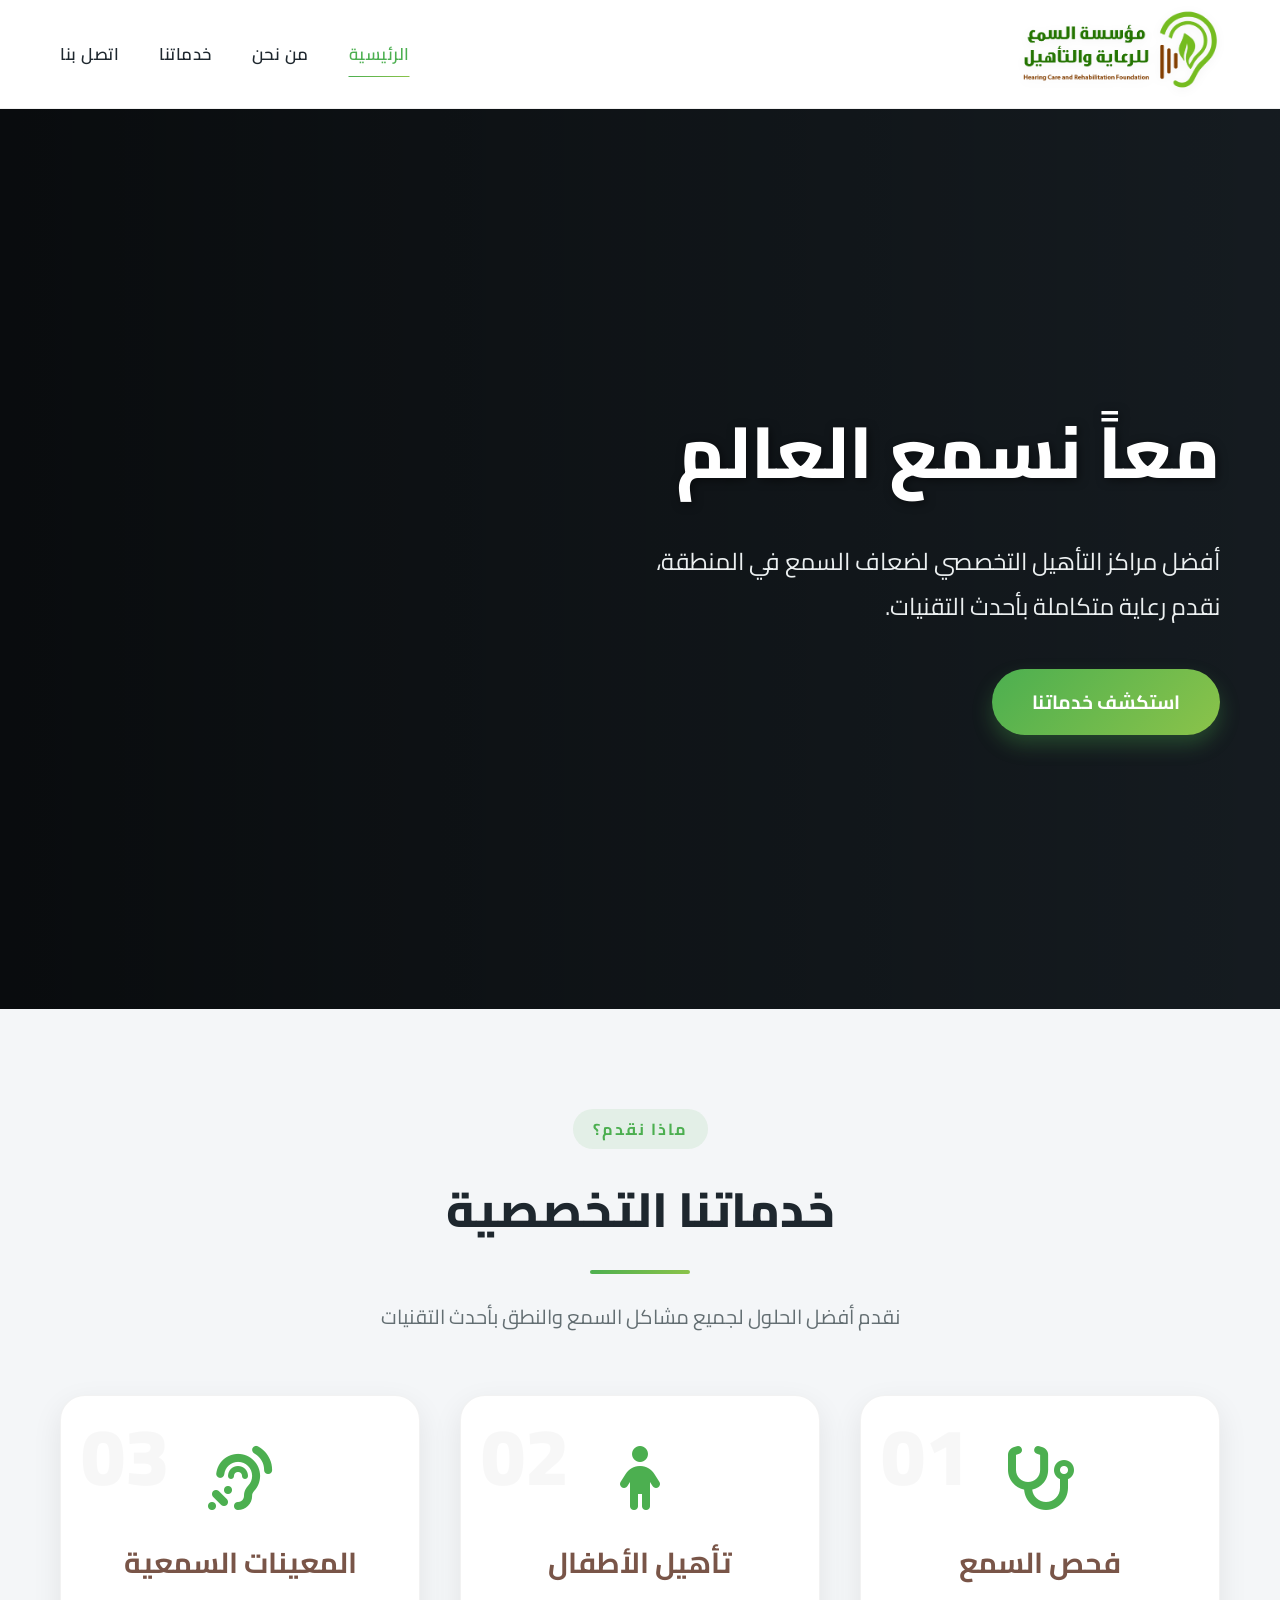
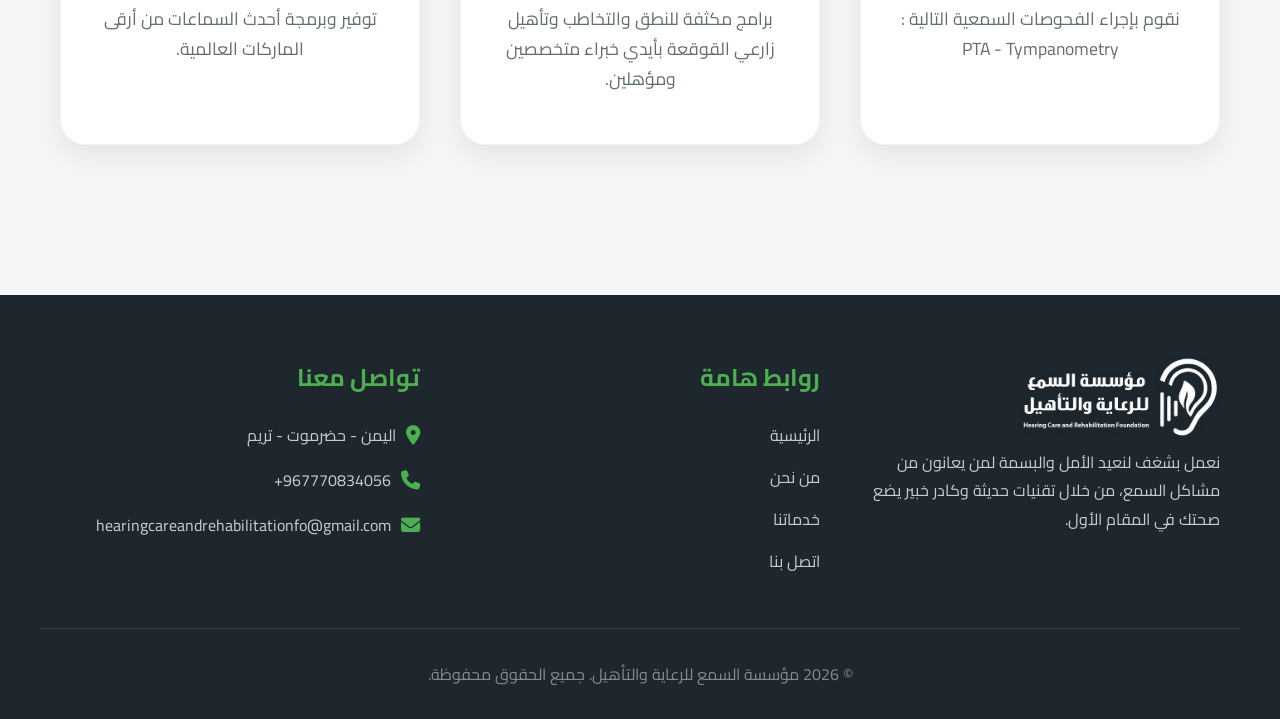
<file: index.html>
<!DOCTYPE html>
<html lang="ar" dir="rtl">
<!-- هنا حددت اللغة عربي والاتجاه من اليمين لليسار -->

<head>
    <meta charset="UTF-8">
    <!-- هذا الترميز عشان يدعم اللغة العربية بدون مشاكل -->

    <meta name="viewport" content="width=device-width, initial-scale=1.0">
    <!-- الموقع يكون متجاوب مع الجوال والشاشات الصغيرة -->

    <title>مؤسسة السمع للرعاية والتأهيل</title>
    <!-- عنوان الصفحة اللي يظهر في التبويب -->

    <link rel="stylesheet" href="style.css">
    <link rel="stylesheet" href="https://cdnjs.cloudflare.com/ajax/libs/font-awesome/6.4.0/css/all.min.css">
    <!-- هذا مكتبة أيقونات جاهزة استخدمتها في الموقع -->
</head>

<body>

    <header>
        <!-- هذا الهيدر اللي فوق الصفحة ويحتوي على الشعار والقائمة -->

        <div class="container header-container">
            <!-- حطيت container عشان يرتب العناصر ويخليها في المنتصف -->

            <div class="logo">
                <img src="image/logo2.png" alt="مؤسسة السمع" class="logo">
                <!-- هنا حطيت شعار المؤسسة -->
            </div>

            <!-- هذا checkbox استخدمته عشان أسوي قائمة للجوال -->
            <input type="checkbox" id="menu-checkbox" class="menu-checkbox">

            <label for="menu-checkbox" class="menu-toggle">
                <i class="fas fa-bars"></i>
                <!-- أيقونة الثلاث خطوط لفتح القائمة -->
            </label>

            <nav>
                <!-- هنا قائمة التنقل بين الصفحات -->
                <ul>
                    <li><a href="index.html" class="active">الرئيسية</a></li>
                    <!-- حطيت active عشان تبين الصفحة الحالية -->

                    <li><a href="about.html">من نحن</a></li>
                    <li><a href="services.html">خدماتنا</a></li>
                    <li><a href="contact.html">اتصل بنا</a></li>
                </ul>
            </nav>
        </div>
    </header>

    <div class="hero">
        <!-- هذا قسم البداية في الصفحة (السلايدر والعنوان الرئيسي) -->

        <!-- سلايدر الصور -->
        <div class="hero-slide" style="background-image: url('image/1.png');"></div>
        <div class="hero-slide" style="background-image: url('image/a.jpg');"></div>
        <div class="hero-slide" style="background-image: url('image/b.jpg');"></div>


        <div class="hero-text container">
            <!-- النص اللي يظهر فوق الصور -->

            <h1>معاً نسمع العالم</h1>
            <p>
                أفضل مراكز التأهيل التخصصي لضعاف السمع في المنطقة، نقدم رعاية متكاملة بأحدث التقنيات.
            </p>
            <a href="services.html" class="main-btn">استكشف خدماتنا</a>
            <!-- زر ينقل المستخدم لصفحة الخدمات -->
        </div>
    </div>

    <section class="services-section">
        <!-- هذا قسم الخدمات اللي نقدمها -->

        <div class="container">

            <div class="section-title">
                <!-- عنوان القسم -->

                <span class="subtitle">ماذا نقدم؟</span>
                <h2>خدماتنا التخصصية</h2>

                <p>
                    نقدم أفضل الحلول لجميع مشاكل السمع والنطق بأحدث التقنيات
                </p>
            </div>

            <div class="grid-container">
                <!-- هنا استخدمت grid عشان أعرض الخدمات بشكل مرتب -->

                <div class="card" data-number="01">
                    <!-- كرت الخدمة الأولى -->

                    <i class="fas fa-stethoscope"></i>
                    <!-- أيقونة طبية -->

                    <h3>فحص السمع</h3>

                    <p>
                       نقوم بإجراء الفحوصات السمعية التالية :        
                         PTA - Tympanometry                    
                    </p>
                </div>

                <div class="card" data-number="02">
                    <!-- كرت الخدمة الثانية -->

                    <i class="fas fa-child"></i>

                    <h3>تأهيل الأطفال</h3>

                    <p>
                        برامج مكثفة للنطق والتخاطب وتأهيل زارعي القوقعة بأيدي خبراء متخصصين ومؤهلين.
                    </p>
                </div>

                <div class="card" data-number="03">
                    <!-- كرت الخدمة الثالثة -->

                    <i class="fas fa-ear-listen"></i>

                    <h3>المعينات السمعية</h3>

                    <p>
                        توفير وبرمجة أحدث السماعات  من أرقى الماركات العالمية.
                    </p>
                </div>

            </div>
        </div>
    </section>

    <footer>
        <!-- هذا الفوتر أسفل الصفحة -->

        <div class="container footer-content">

            <div>

                <div class="logo">
                    <img src="image/logowhite.png" alt="" class="logo">
                    <!-- شعار أبيض للفوتر -->
                </div>

                <div class="footer-about">
                    <!-- نبذة بسيطة عن المؤسسة -->

                    <p>
                        نعمل بشغف لنعيد الأمل والبسمة لمن يعانون من مشاكل السمع،
                        من خلال تقنيات حديثة وكادر خبير يضع صحتك في المقام الأول.
                    </p>
                </div>
            </div>

            <div class="footer-links">
                <!-- روابط سريعة داخل الموقع -->

                <h3>روابط هامة</h3>

                <ul>
                    <li><a href="index.html">الرئيسية</a></li>
                    <li><a href="about.html">من نحن</a></li>
                    <li><a href="services.html">خدماتنا</a></li>
                    <li><a href="contact.html">اتصل بنا</a></li>
                </ul>
            </div>

            <div class="footer-contact">
                <!-- معلومات التواصل -->

                <h3>تواصل معنا</h3>

                <p>
                    <i class="fas fa-location-dot"></i>
                        اليمن - حضرموت - تريم 
                    </p>

                <p>
                    <i class="fas fa-phone"></i>
                    967770834056+
                </p>

                <p>
                    <i class="fas fa-envelope"></i>
                    hearingcareandrehabilitationfo@gmail.com
                </p>
            </div>

        </div>

        <div class="container footer-bottom">
            <!-- حقوق النشر -->

            &copy; 2026 مؤسسة السمع للرعاية والتأهيل. جميع الحقوق محفوظة.
        </div>

    </footer>

    <script src="script.js"></script>
    <!-- ربطت ملف الجافاسكربت عشان أضيف الحركات أو التفاعل في الموقع -->

</body>

</html>
</file>
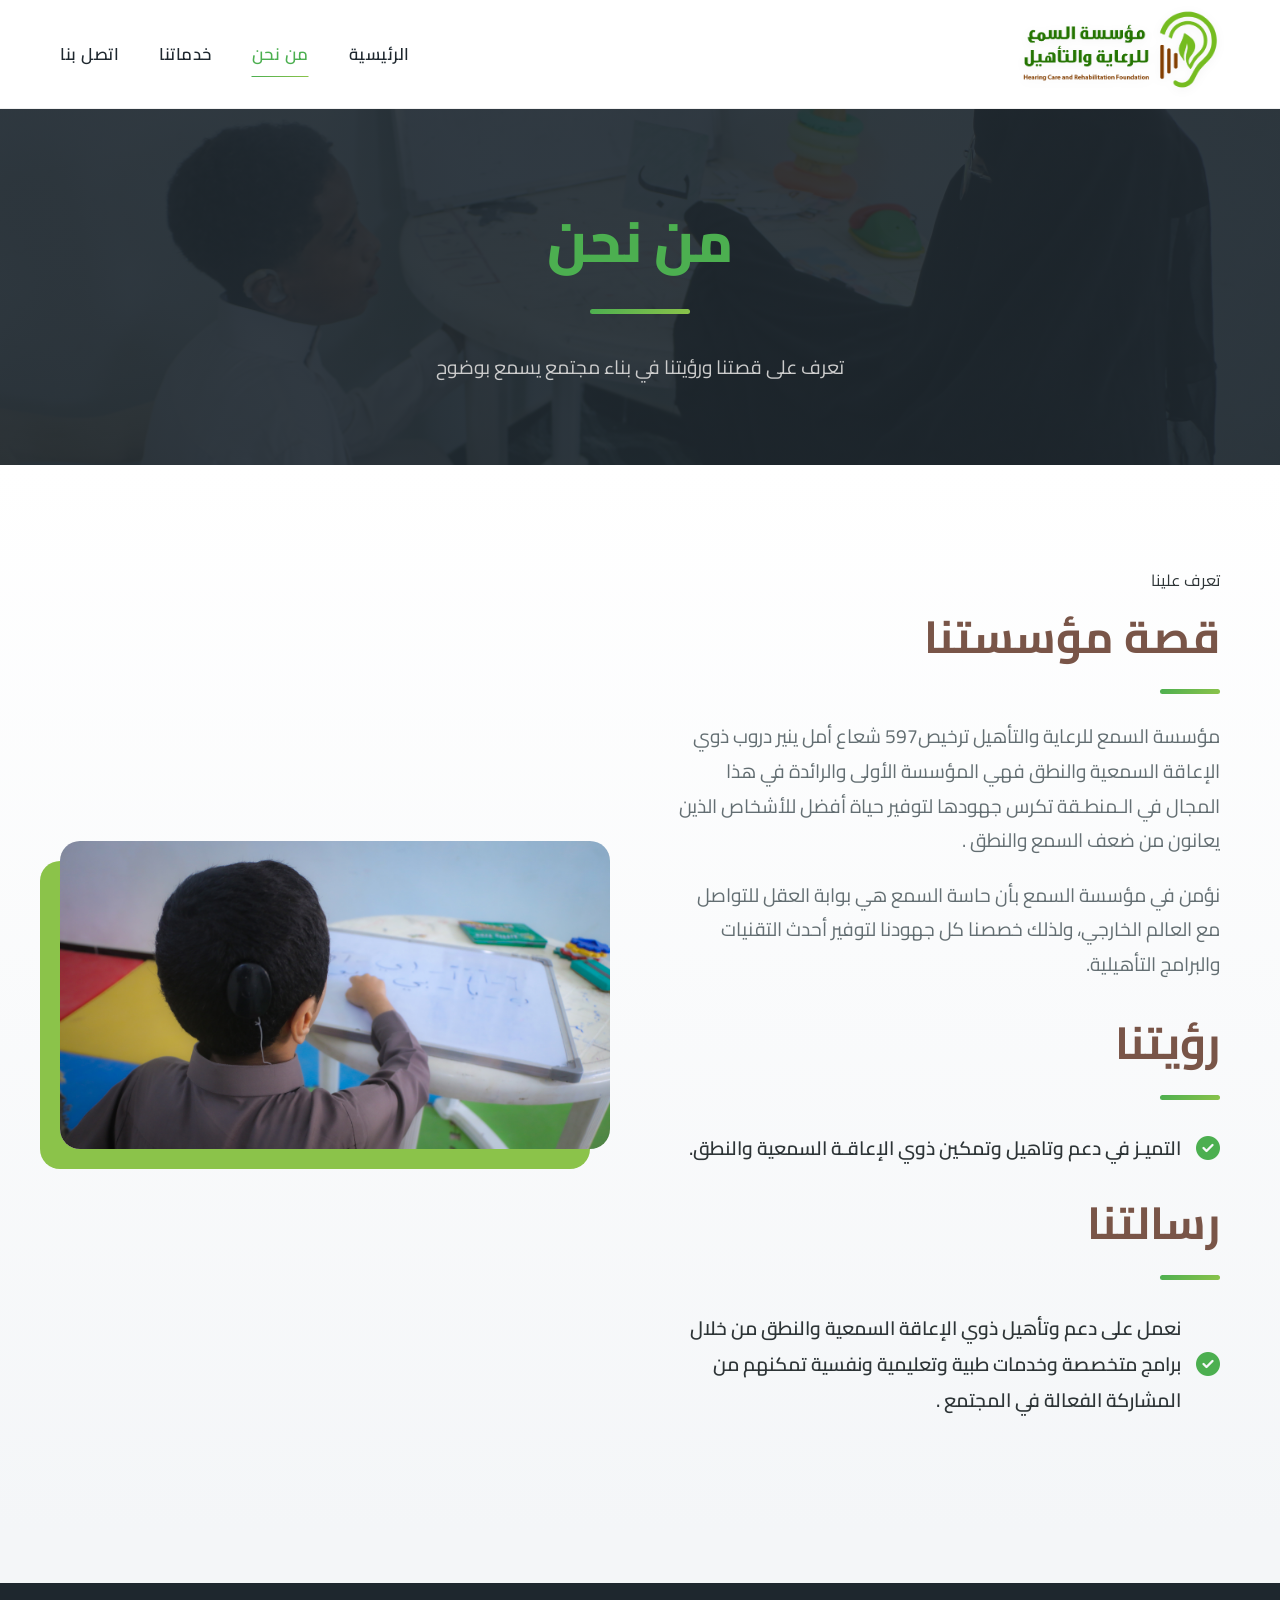
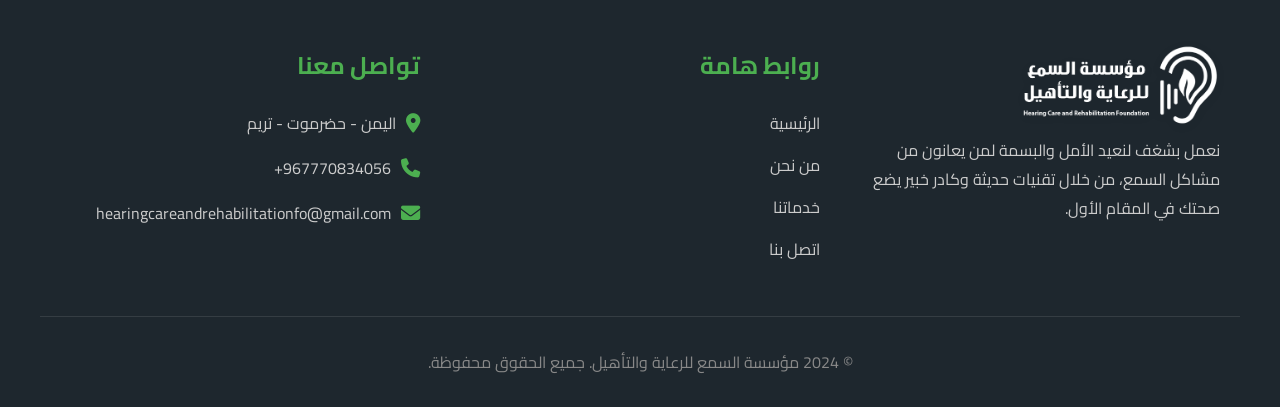
<file: about.html>
<!DOCTYPE html>
<html lang="ar" dir="rtl">
<!-- هنا حددت اللغة عربي واتجاه الصفحة من اليمين لليسار -->

<head>
    <meta charset="UTF-8">
    <meta name="viewport" content="width=device-width, initial-scale=1.0">
    <!-- هذا يخلي الموقع متجاوب مع الجوال والشاشات -->

    <title>من نحن | مؤسسة السمع</title>
    <link rel="stylesheet" href="style.css">
    <link rel="stylesheet" href="https://cdnjs.cloudflare.com/ajax/libs/font-awesome/6.4.0/css/all.min.css">
    <!-- مكتبة أيقونات استخدمتها في الموقع -->
</head>

<body>

    <header>
        <!-- هذا الهيدر حق الموقع -->

        <div class="container header-container">
            <!-- container عشان يرتب العناصر في الهيدر -->

            <div class="logo">
                <img src="image/logo2.png" alt="مؤسسة السمع" class="logo">
            </div>

            <!-- هذا checkbox استخدمته عشان قائمة الجوال -->
            <input type="checkbox" id="menu-checkbox" class="menu-checkbox">

            <label for="menu-checkbox" class="menu-toggle">
                <i class="fas fa-bars"></i>
                <!-- أيقونة القائمة -->
            </label>

            <nav>
                <!-- روابط التنقل بين الصفحات -->
                <ul>
                    <li><a href="index.html">الرئيسية</a></li>

                    <!-- هنا حطيت active عشان تبين أن هذه الصفحة الحالية -->
                    <li><a href="about.html" class="active">من نحن</a></li>

                    <li><a href="services.html">خدماتنا</a></li>
                    <li><a href="contact.html">اتصل بنا</a></li>
                </ul>
            </nav>
        </div>
    </header>

    <div class="page-header">
        <!-- عنوان الصفحة في الأعلى -->

        <div class="container">
            <h1>من نحن</h1>
            <!-- العنوان الرئيسي -->

            <p>تعرف على قصتنا ورؤيتنا في بناء مجتمع يسمع بوضوح</p>
        </div>
    </div>

    <section class="about-section">
        <!-- هذا قسم التعريف بالمؤسسة -->

        <div class="container about-content-wrapper">
            <!-- قسمت الصفحة إلى نص وصورة -->

            <div class="about-content">
                <!-- هنا النص والمعلومات -->
                <span class="subtitle">تعرف علينا</span>
                <h2>قصة مؤسستنا</h2>
                <p>
                   مؤسسة السمع للرعاية والتأهيل ترخيص597 
                  شعاع أمل ينير دروب ذوي الإعاقة السمعية والنطق
                  فهي المؤسسة الأولى والرائدة في هذا المجال في الـمنطـقة
                  تكرس جهودها لتوفير حياة أفضل للأشخاص الذين
                  يعانون من ضعف السمع والنطق . 
                </p>
                <p>
                    نؤمن في مؤسسة السمع بأن حاسة السمع هي بوابة العقل للتواصل مع العالم الخارجي،
                    ولذلك خصصنا كل جهودنا لتوفير أحدث التقنيات والبرامج التأهيلية.
                </p>

                <h2>رؤيتنا</h2>
                <ul class="about-list">
                    <!-- قائمة المميزات -->

                    <li>
                        <i class="fas fa-check-circle"></i>
                        التميـز في دعم وتاهيل 
                        وتمكين ذوي الإعاقـة
                        السمعية والنطق.    
                    </li>
                </ul>
                
                 <h2>رسالتنا</h2>
                <ul class="about-list">
                    <!-- قائمة المميزات -->

                    <li>
                        <i class="fas fa-check-circle"></i>
                     نعمل على دعم وتأهيل ذوي الإعاقة
                     السمعية والنطق من خلال برامج 
                     متخصصة وخدمات طبية وتعليمية 
                     ونفسية تمكنهم من المشاركة الفعالة في المجتمع .    
                    </li>

                </ul>
                
            </div>

            <div class="about-image">
                <!-- هنا صورة المؤسسة -->

                <img src="image/a.jpg" alt="صورة مؤسسة السمع">
            </div>

        </div>
    </section>

    <footer>
        <!-- هذا الفوتر أسفل الصفحة -->

        <div class="container footer-content">

            <div>

                <div class="logo">
                    <img src="image/logowhite.png" alt="" class="logo">
                    <!-- شعار الفوتر -->
                </div>

                <div class="footer-about">
                    <!-- نبذة عن المؤسسة -->

                    <p>
                        نعمل بشغف لنعيد الأمل والبسمة لمن يعانون من مشاكل السمع،
                        من خلال تقنيات حديثة وكادر خبير يضع صحتك في المقام الأول.
                    </p>
                </div>
            </div>
            
            <div class="footer-links">
                <!-- روابط سريعة -->

                <h3>روابط هامة</h3>

                <ul>
                    <li><a href="index.html">الرئيسية</a></li>
                    <li><a href="about.html">من نحن</a></li>
                    <li><a href="services.html">خدماتنا</a></li>
                    <li><a href="contact.html">اتصل بنا</a></li>
                </ul>
            </div>
            
            <div class="footer-contact">
                <!-- معلومات التواصل -->

                <h3>تواصل معنا</h3>

                <p>
                    <i class="fas fa-location-dot"></i>
                    اليمن - حضرموت - تريم 
                </p>

                <p>
                    <i class="fas fa-phone"></i>
                    967770834056+
                </p>

                <p>
                    <i class="fas fa-envelope"></i>
                    hearingcareandrehabilitationfo@gmail.com
                </p>
            </div>

        </div>

        <div class="container footer-bottom">
            <!-- حقوق النشر -->

            &copy; 2024 مؤسسة السمع للرعاية والتأهيل. جميع الحقوق محفوظة.
        </div>

    </footer>

    <script src="script.js"></script>
    <!-- ربطت ملف الجافاسكربت عشان الحركات والتفاعل في الموقع -->

</body>
</html>
</file>
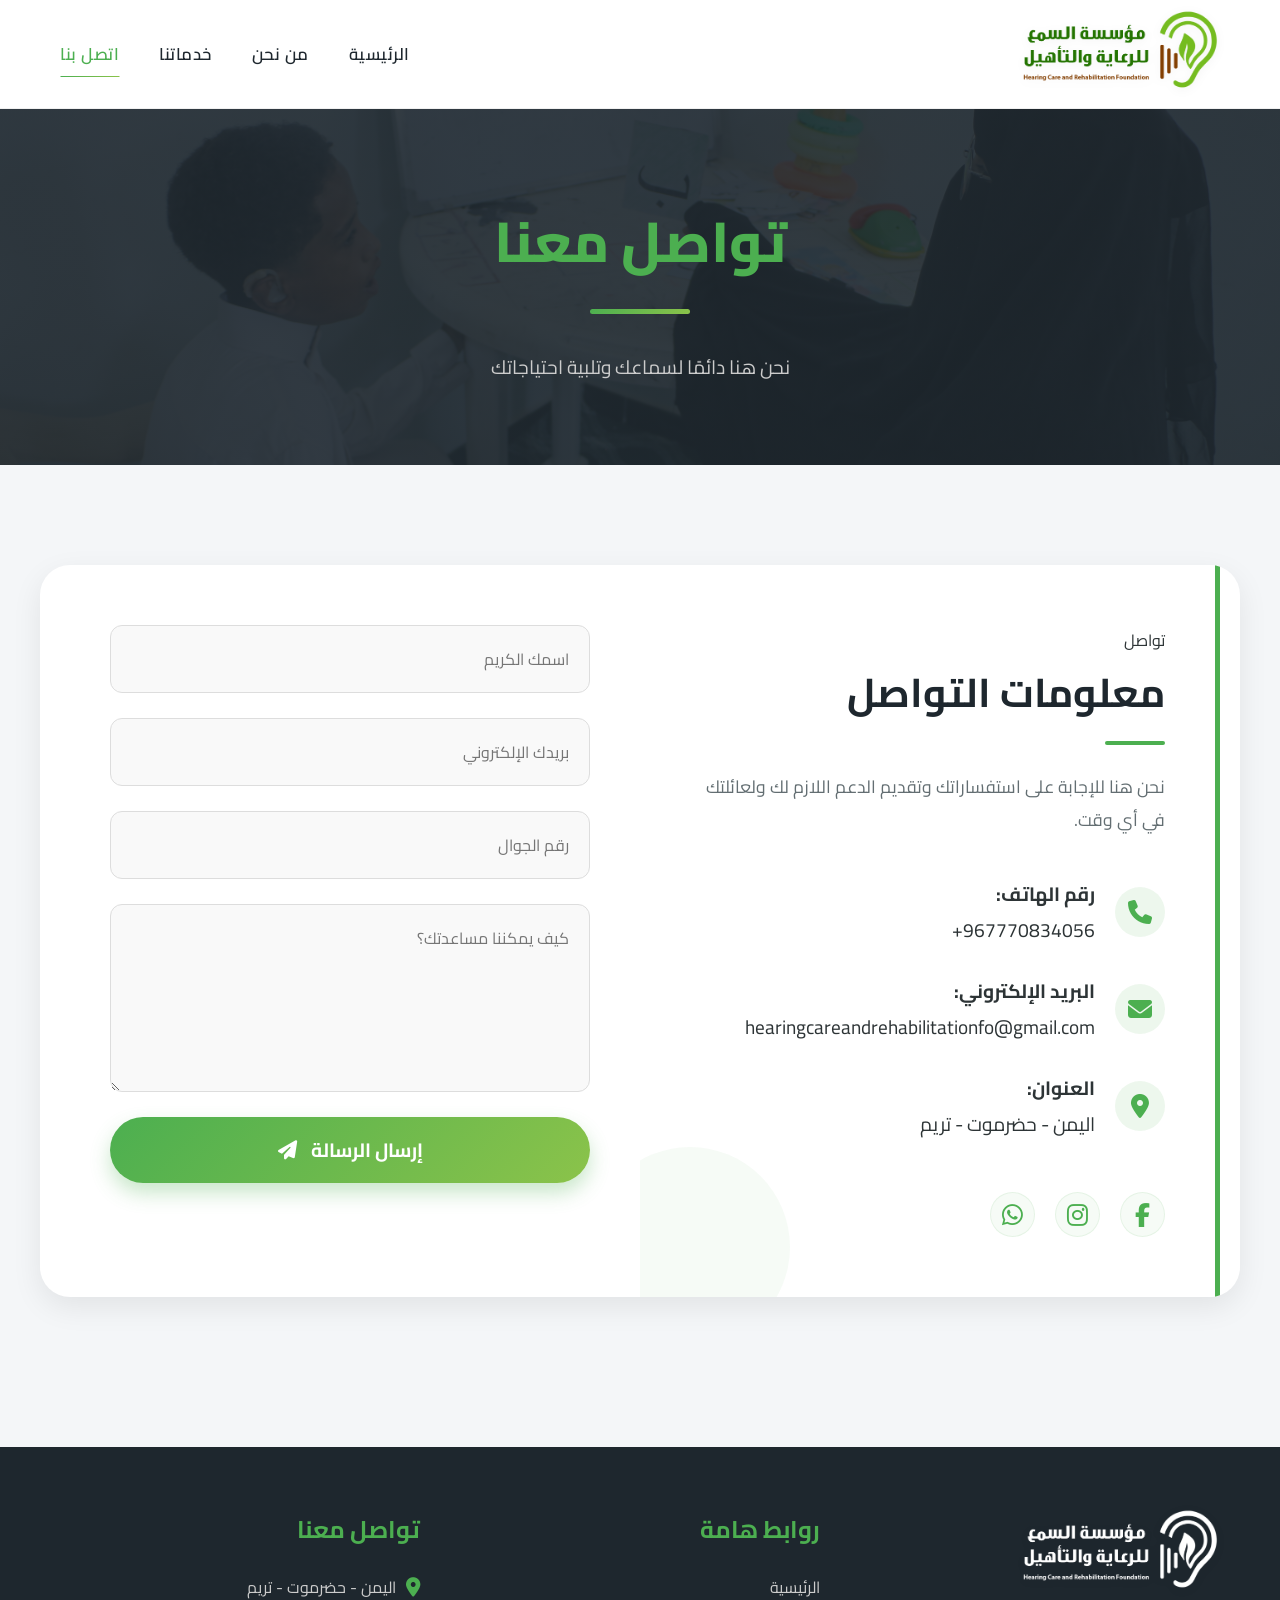
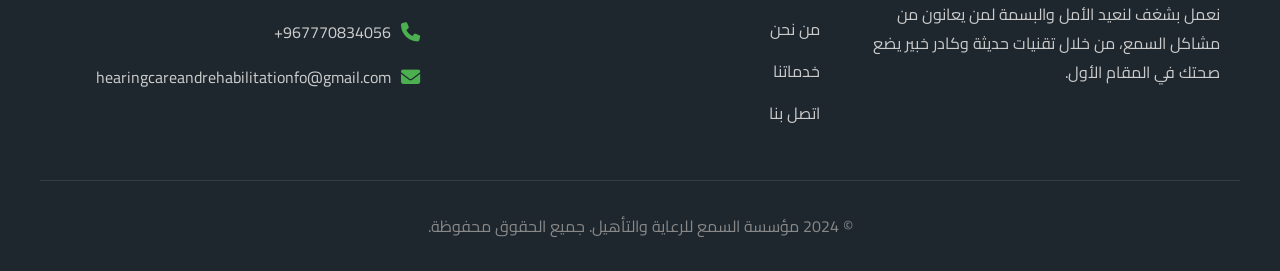
<file: contact.html>
<!DOCTYPE html>
<html lang="ar" dir="rtl">
<!-- حددت اللغة عربي والاتجاه من اليمين لليسار -->

<head>
    <meta charset="UTF-8">
    <meta name="viewport" content="width=device-width, initial-scale=1.0">
    <!-- هذا يخلي الصفحة تشتغل تمام على الجوال -->

    <title>اتصل بنا | مؤسسة السمع</title>
    <link rel="stylesheet" href="style.css">
    <link rel="stylesheet" href="https://cdnjs.cloudflare.com/ajax/libs/font-awesome/6.4.0/css/all.min.css">
    <!-- مكتبة أيقونات استخدمتها في الصفحة -->
</head>

<body>

    <header>
        <!-- هذا الهيدر حق الموقع -->

        <div class="container header-container">
            <!-- حطيت container عشان يرتب العناصر -->

            <div class="logo">
                <img src="image/logo2.png" alt="مؤسسة السمع" class="logo">
                <!-- شعار المؤسسة -->
            </div>

            <!-- هذا استخدمته عشان قائمة الجوال -->
            <input type="checkbox" id="menu-checkbox" class="menu-checkbox">

            <label for="menu-checkbox" class="menu-toggle">
                <i class="fas fa-bars"></i>
                <!-- أيقونة القائمة -->
            </label>

            <nav>
                <!-- روابط الصفحات -->
                <ul>
                    <li><a href="index.html">الرئيسية</a></li>
                    <li><a href="about.html">من نحن</a></li>
                    <li><a href="services.html">خدماتنا</a></li>

                    <!-- هنا حطيت active عشان تبين أن هذه الصفحة الحالية -->
                    <li><a href="contact.html" class="active">اتصل بنا</a></li>
                </ul>
            </nav>
        </div>
    </header>

    <div class="page-header">
        <!-- هذا عنوان الصفحة في الأعلى -->

        <div class="container">
            <h1>تواصل معنا</h1>
            <!-- العنوان الرئيسي -->
            <p>نحن هنا دائمًا لسماعك وتلبية احتياجاتك</p>
        </div>
    </div>

    <section class="contact-section">
        <!-- هذا القسم حق معلومات التواصل والنموذج -->

        <div class="container contact-wrapper">
            <!-- قسمت الصفحة إلى جهتين -->

            <div class="contact-info">
                <!-- هنا معلومات التواصل -->

                <span class="subtitle">تواصل</span>
                <h2>معلومات التواصل</h2>

                <p>
                    نحن هنا للإجابة على استفساراتك وتقديم الدعم اللازم لك ولعائلتك في أي وقت.
                </p>
                
                <div class="contact-item">
                    <!-- رقم الهاتف -->

                    <i class="fas fa-phone"></i>

                    <div>
                        <strong>رقم الهاتف:</strong><br>
                        967770834056+
                    </div>
                </div>
                
                <div class="contact-item">
                    <!-- البريد الإلكتروني -->

                    <i class="fas fa-envelope"></i>

                    <div>
                        <strong>البريد الإلكتروني:</strong><br>
                        hearingcareandrehabilitationfo@gmail.com
                    </div>
                </div>
                
                <div class="contact-item">
                    <!-- عنوان المؤسسة -->

                    <i class="fas fa-location-dot"></i>

                    <div>
                        <strong>العنوان:</strong><br>
                        اليمن - حضرموت - تريم 
                    </div>
                </div>
                
                <div class="social-links">
                    <!-- روابط السوشيال ميديا -->

                        <!-- رابط فيسبوك -->
                    <a href="https://www.facebook.com/share/1CuFMAoCud/" target="_blank">
                        <i class="fab fa-facebook-f"></i>
                    </a>

                        <!-- رابط إنستغرام -->
                    <a href="https://www.instagram.com/hearing2243?igsh=MXAyc3g0MnVoanEyOA==" target="_blank">
                     <i class="fab fa-instagram"></i> 
                     </a>

                         <!-- رابط واتساب -->
                    <a href="https://whatsapp.com/channel/0029Vb6namz0LKZLXUpCxl2D" target="_blank">
                        <i class="fab fa-whatsapp"></i>
                    </a>
                </div>
            </div>

                    <!--   هذا نموذج إرسال رسالة  -->
                    <!--  خاصية action : وضعت فيها رابط بريدنا الالكتروني هذا الرابط يخبر المتصفح بانه
                       عليه عند النقر على ارسال الرسالة ان يرسلها الى هذا الرابط -->
                       
                <form action="https://formspree.io/f/mlgzgrva" method="POST" class="contact-form">
                    <input type="hidden" name="_next" value="https://yourwebsite.com/thanks.html">
                    <!-- من الضروري إضافة خاصية name لكل حقل لكي تصلك البيانات -->
                    <input type="text" name="الاسم" placeholder="اسمك الكريم" required>

                    <input type="email" name="الايميل" placeholder="بريدك الإلكتروني" required>

                    <input type="text" name="الهاتف" placeholder="رقم الجوال">

                    <textarea name="الرسالة" placeholder="كيف يمكننا مساعدتك؟" rows="5" required></textarea>

                    <button type="submit" class="main-btn">
                     إرسال الرسالة
                    <i class="fas fa-paper-plane" style="margin-right: 10px;"></i>
                    </button>
                </form>

        </div>
    </section>

    <footer>
        <!-- هذا الفوتر أسفل الصفحة -->

        <div class="container footer-content">

            <div>
                <div class="logo">
                    <img src="image/logowhite.png" alt="" class="logo">
                    <!-- شعار الفوتر -->
                </div>

                <div class="footer-about">
                    <!-- نبذة عن المؤسسة -->

                    <p>
                        نعمل بشغف لنعيد الأمل والبسمة لمن يعانون من مشاكل السمع،
                        من خلال تقنيات حديثة وكادر خبير يضع صحتك في المقام الأول.
                    </p>
                </div>
            </div>
            
            <div class="footer-links">
                <!-- روابط سريعة -->

                <h3>روابط هامة</h3>

                <ul>
                    <li><a href="index.html">الرئيسية</a></li>
                    <li><a href="about.html">من نحن</a></li>
                    <li><a href="services.html">خدماتنا</a></li>
                    <li><a href="contact.html">اتصل بنا</a></li>
                </ul>
            </div>
            
            <div class="footer-contact">
                <!-- معلومات التواصل -->

                <h3>تواصل معنا</h3>

                <p>
                    <i class="fas fa-location-dot"></i>
                    اليمن - حضرموت - تريم
                </p>

                <p>
                    <i class="fas fa-phone"></i>
                    967770834056+
                </p>

                <p>
                    <i class="fas fa-envelope"></i>
                    hearingcareandrehabilitationfo@gmail.com
                </p>
            </div>

        </div>

        <div class="container footer-bottom">
            <!-- حقوق النشر -->

            &copy; 2024 مؤسسة السمع للرعاية والتأهيل. جميع الحقوق محفوظة.
        </div>

    </footer>

    <script src="script.js"></script>
    <!-- ربطت ملف الجافاسكربت عشان التفاعل في الصفحة -->

</body>
</html>
</file>
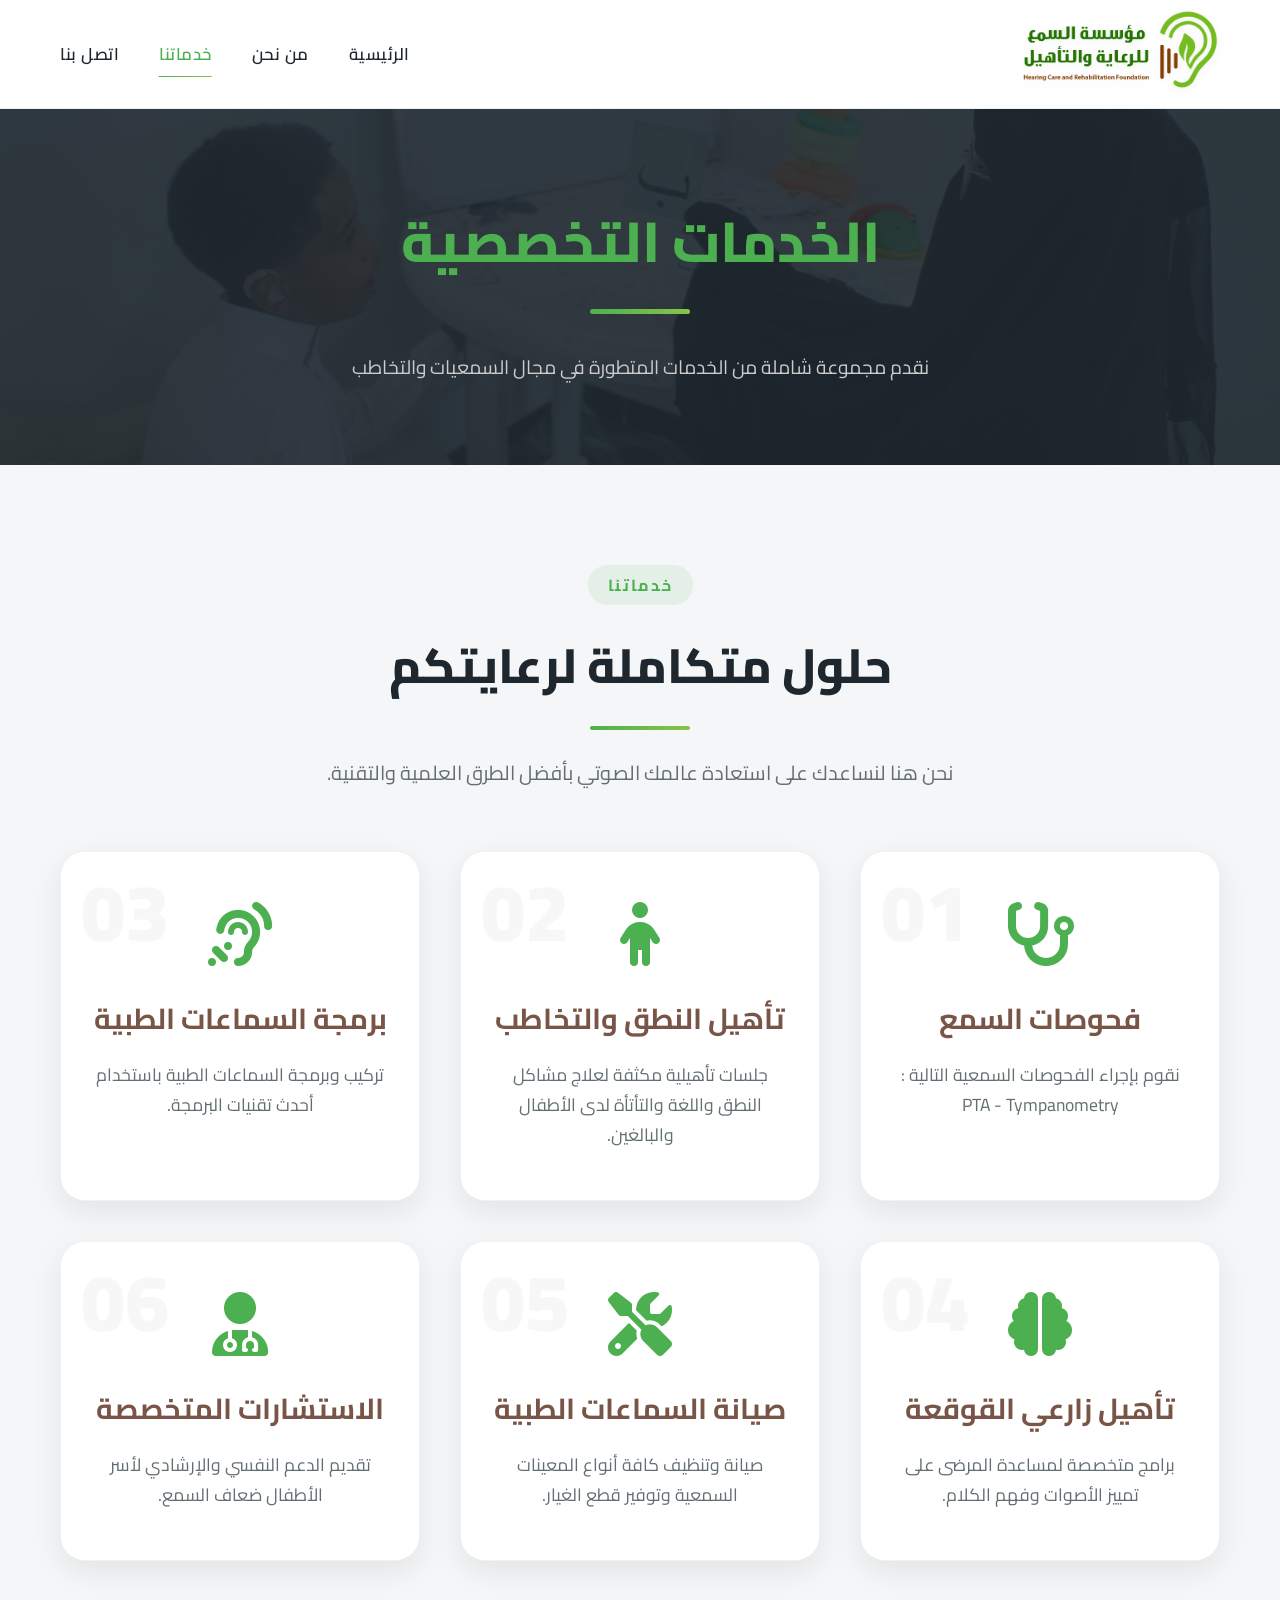
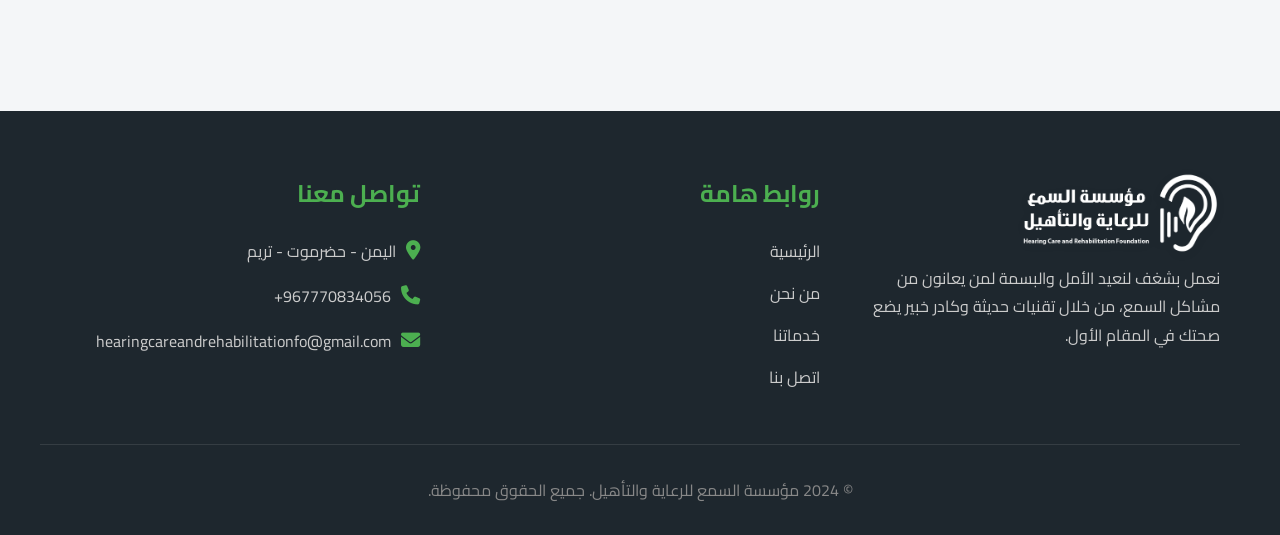
<file: services.html>
<!DOCTYPE html>
<html lang="ar" dir="rtl">
<head>
    <meta charset="UTF-8">
    <meta name="viewport" content="width=device-width, initial-scale=1.0">
    <!-- هذا يخلي الصفحة متجاوبة مع الجوال -->

    <title>خدماتنا | مؤسسة السمع</title>
    <link rel="stylesheet" href="style.css">
    <link rel="stylesheet" href="https://cdnjs.cloudflare.com/ajax/libs/font-awesome/6.4.0/css/all.min.css">
    <!-- مكتبة أيقونات استخدمتها في الكروت -->
</head>

<body>

    <header>
        <!-- هذا الهيدر اللي يظهر فوق في كل الصفحات -->

        <div class="container header-container">
            <!-- container عشان يرتب العناصر في سطر واحد -->

            <div class="logo">
                <img src="image/logo2.png" alt="مؤسسة السمع" class="logo">
                <!-- شعار المؤسسة -->
            </div>

            <!-- هذا checkbox استخدمته عشان قائمة الجوال -->
            <input type="checkbox" id="menu-checkbox" class="menu-checkbox">

            <label for="menu-checkbox" class="menu-toggle">
                <i class="fas fa-bars"></i>
                <!-- أيقونة القائمة -->
            </label>

            <nav>
                <!-- روابط التنقل بين الصفحات -->
                <ul>
                    <li><a href="index.html">الرئيسية</a></li>
                    <li><a href="about.html">من نحن</a></li>

                    <!-- هنا حطيت active عشان تبين الصفحة الحالية -->
                    <li><a href="services.html" class="active">خدماتنا</a></li>

                    <li><a href="contact.html">اتصل بنا</a></li>
                </ul>
            </nav>
        </div>
    </header>

    <div class="page-header">
        <div class="container">
            <h1>الخدمات التخصصية</h1>
            <p>
                نقدم مجموعة شاملة من الخدمات المتطورة في مجال السمعيات والتخاطب
            </p>
        </div>
    </div>

    <section class="services-section">
        <!-- هذا قسم عرض الخدمات -->

        <div class="container">

            <div class="section-title">
                <!-- عنوان القسم -->

                <span class="subtitle">خدماتنا</span>
                <h2>حلول متكاملة لرعايتكم</h2>

                <p>
                    نحن هنا لنساعدك على استعادة عالمك الصوتي بأفضل الطرق العلمية والتقنية.
                </p>
            </div>

            <div class="grid-container">
                <!-- استخدمت grid عشان أعرض الخدمات بشكل مرتب في كروت -->

                <div class="card" data-number="01">
                    <!-- كرت الخدمة الأولى -->

                    <i class="fas fa-stethoscope"></i>
                    <!-- أيقونة طبية -->

                    <h3>فحوصات السمع</h3>

                    <p>
                     نقوم بإجراء الفحوصات السمعية التالية :        
                         PTA - Tympanometry
                    </p>
                </div>
        
                <div class="card" data-number="02">
                    <!-- كرت الخدمة الثانية -->

                    <i class="fas fa-child"></i>

                    <h3>تأهيل النطق والتخاطب</h3>

                    <p>
                        جلسات تأهيلية مكثفة لعلاج مشاكل النطق واللغة والتأتأة لدى الأطفال والبالغين.
                    </p>
                </div>
        
                <div class="card" data-number="03">
                    <!-- كرت الخدمة الثالثة -->

                    <i class="fas fa-ear-listen"></i>

                    <h3>برمجة السماعات الطبية</h3>

                    <p>
                        تركيب وبرمجة السماعات الطبية باستخدام أحدث تقنيات البرمجة.
                    </p>
                </div>
        
                <div class="card" data-number="04">
                    <!-- كرت الخدمة الرابعة -->

                    <i class="fas fa-brain"></i>

                    <h3>تأهيل زارعي القوقعة</h3>

                    <p>
                        برامج متخصصة لمساعدة المرضى على تمييز الأصوات وفهم الكلام.
                    </p>
                </div>
        
                <div class="card" data-number="05">
                    <!-- كرت الخدمة الخامسة -->

                    <i class="fas fa-tools"></i>

                    <h3>صيانة السماعات الطبية</h3>

                    <p>
                        صيانة وتنظيف كافة أنواع المعينات السمعية وتوفير قطع الغيار.
                    </p>
                </div>
        
                <div class="card" data-number="06">
                    <!-- كرت الخدمة السادسة -->

                    <i class="fas fa-user-doctor"></i>

                    <h3>الاستشارات المتخصصة</h3>

                    <p>
                        تقديم الدعم النفسي والإرشادي لأسر الأطفال ضعاف السمع.
                    </p>
                </div>

            </div>
        </div>
    </section>

    <footer>
        <!-- هذا الفوتر أسفل الصفحة -->

        <div class="container footer-content">

            <div>

                <div class="logo">
                    <img src="image/logowhite.png" alt="" class="logo">
                    <!-- شعار الفوتر -->
                </div>

                <div class="footer-about">
                    <!-- نبذة عن المؤسسة -->

                    <p>
                        نعمل بشغف لنعيد الأمل والبسمة لمن يعانون من مشاكل السمع،
                        من خلال تقنيات حديثة وكادر خبير يضع صحتك في المقام الأول.
                    </p>
                </div>
            </div>
            
            <div class="footer-links">
                <!-- روابط سريعة -->

                <h3>روابط هامة</h3>

                <ul>
                    <li><a href="index.html">الرئيسية</a></li>
                    <li><a href="about.html">من نحن</a></li>
                    <li><a href="services.html">خدماتنا</a></li>
                    <li><a href="contact.html">اتصل بنا</a></li>
                </ul>
            </div>
            
            <div class="footer-contact">
                <!-- معلومات التواصل -->

                <h3>تواصل معنا</h3>

                <p>
                    <i class="fas fa-location-dot"></i>
                    اليمن - حضرموت - تريم 
                </p>

                <p>
                    <i class="fas fa-phone"></i>
                    967770834056+
                </p>

                <p>
                    <i class="fas fa-envelope"></i>
                    hearingcareandrehabilitationfo@gmail.com
                </p>
            </div>

        </div>

        <div class="container footer-bottom">
            <!-- حقوق النشر -->

            &copy; 2024 مؤسسة السمع للرعاية والتأهيل. جميع الحقوق محفوظة.
        </div>

    </footer>

    <script src="script.js"></script>
    <!-- ربطت ملف الجافاسكربت عشان الحركات والتفاعل في الموقع -->

</body>
</htm
</file>
<file: style.css>
/* استيراد خط كايو العربي الاحترافي */
/* هنا استوردت خط Cairo من Google Fonts عشان يكون شكل الموقع احترافي وواضح بالعربي */
@import url('https://fonts.googleapis.com/css2?family=Cairo:wght@400;600;700;800&display=swap');

:root {
    /* هنا عرفت ألوان الموقع والمتغيرات الأساسية عشان أستخدمها في كل الصفحات */

    --primary: #4caf50; /* هذا اللون الأخضر حق الشعار */
    --primary-dark: #388e3c; /* درجة أغمق من الأخضر */
    --secondary: #8bc34a; /* لون مساعد */
    --accent: #795548; /* اللون البني المستخدم في بعض العناوين */

    /* تدرج لوني استخدمته في الأزرار والخلفيات */
    --gradient: linear-gradient(135deg, #4caf50, #8bc34a);

    --dark: #1e272e; /* لون غامق للخلفيات */
    --text-color: #2d3436; /* لون النص الأساسي */
    --text-muted: #636e72; /* لون نص خفيف */

    --bg-light: #f4f6f8; /* لون خلفية الصفحة */
    --white: #ffffff; 

    /* ظل جاهز استخدمته للكروت والعناصر */
    --shadow: 0 10px 30px rgba(0, 0, 0, 0.08);
}

* {
    margin: 0; 
    padding: 0; 
    box-sizing: border-box;
    font-family: 'Cairo', sans-serif;
}

body {
    direction: rtl;              /*ضبط الاتجاه من اليمين الى اليسار */
    background: var(--bg-light);
    color: var(--text-color);
    overflow-x: hidden;
}

/* Container */
/* هذا العنصر استخدمته لتوسيط المحتوى داخل الصفحة */
.container {
    width: 100%;
    max-width: 1200px;
    margin: 0 auto;
    padding: 0 20px;
}

/* الهيدر */
/* هنا صممت الهيدر العلوي للموقع */

header {
    position: relative;
    width: 100%;
    background: var(--white);
    z-index: 1000;
    padding: 8px 0;
    border-bottom: 1px solid #f0f0f0;
}
.header-container {
    /* هنا استخدمت flex عشان أرتب الشعار والقائمة في سطر واحد */
    display: flex;
    justify-content: space-between;
    align-items: center;
}

.logo {
    width: 120px;
    transition: 0.5s;
}

.logo img {
    width: 100%;
    filter: drop-shadow(0 2px 5px rgba(0,0,0,0.05));
}

nav ul {
    display: flex;
    list-style: none;
    gap: 40px;
} 

nav ul li a {
    text-decoration: none;
    color: var(--dark);
    font-weight: 600;
    font-size: 1.05rem;
    transition: all 0.4s ease;
    padding: 5px 0;
    letter-spacing: 0.5px;
    position: relative;
}

/* الخط المتحرك تحت الرابط */
nav ul li a::after {
    content: '';

    /* تحديد مكان الخط */
    position: absolute;

    bottom: -2px;
    left: 50%;

    /* في البداية يكون مخفي */
    width: 0;

    height: 1.5px;

    /* لون متدرج */
    background: var(--gradient);

    /* حركة ناعمة */
    transition: all 0.4s cubic-bezier(0.4, 0, 0.2, 1);

    /* توسيط الخط */
    transform: translateX(-50%);
}

/* عند مرور الماوس أو الصفحة الحالية */
nav ul li a:hover, 
nav ul li a.active {
    /* تغيير اللون إلى الأخضر */
    color: var(--primary);
}

/* هنا يظهر الخط تحت الرابط */
nav ul li a:hover::after, 
nav ul li a.active::after {
    width: 100%;
}

/* هذا checkbox استخدمته للتحكم في القائمة في الجوال */
.menu-checkbox { 
    display: none; 
}

/* زر القائمة (الثلاث خطوط) */
.menu-toggle { 
    display: none; 

    /* حجم الأيقونة */
    font-size: 1.8rem; 

    /* لون الأيقونة */
    color: var(--primary); 

    /* شكل المؤشر عند المرور */
    cursor: pointer; 
}
/* السلايدر الحيوي (الرئيسية) */
.hero {
    /* خليت ارتفاع القسم يساوي ارتفاع الشاشة كامل */
    height: 100vh;

    /* لون خلفية احتياطي لو الصورة ما ظهرت */
    background: var(--dark);

    /* عشان أتحكم في العناصر اللي داخله */
    position: relative;

    /* يمنع أي عنصر يطلع خارج الإطار */
    overflow: hidden;

    /* استخدمت flex لتوسيط النص عمودي */
    display: flex;

    /* توسيط المحتوى في المنتصف */
    align-items: center;
}

.hero::after {
    /* طبقة شفافة فوق الصورة */
    content: '';

    position: absolute;

    /* تغطي القسم كامل */
    top:0; 
    left:0; 
    width: 100%; 
    height: 100%;

    /* تدرج لوني غامق يساعد النص يكون واضح */
    background: linear-gradient(
        to right, 
        rgba(0,0,0,0.7), 
        rgba(0,0,0,0.3)
    );

    /* عشان تكون فوق الصورة */
    z-index: 1;
}

.hero-slide {
    /* هذا يمثل كل صورة في السلايدر */
    position: absolute;

    /* الصورة تغطي المساحة كاملة */
    width: 100%; 
    height: 100%;

    /* تخلي الصورة تتمدد حسب الحجم */
    background-size: cover;

    /* توسيط الصورة */
    background-position: center;

    /* في البداية تكون مخفية */
    opacity: 0;

    /* حركة تغيير الصور */
    animation: sliderFade 12s infinite;
}

/* الصورة الثانية تتأخر 6 ثواني */
.hero-slide:nth-child(2) {
    animation-delay: 6s;
}

/* حركة تبديل الصور */
@keyframes sliderFade {

    /* الصورة تظهر مع تكبير بسيط */
    0%, 45% { 
        opacity: 1; 
        transform: scale(1.05); 
    }

    /* الصورة تختفي */
    55%, 100% { 
        opacity: 0; 
        transform: scale(1); 
    }
}

.hero-text {
    /* النص فوق الصور */
    position: relative;

    /* عشان يكون فوق طبقة التدرج */
    z-index: 10;

    /* محاذاة النص لليمين */
    text-align: right;

    /* لون النص أبيض */
    color: white;
}
.hero-text h1 {
    /* حجم كبير للعنوان الرئيسي */
    font-size: 4.5rem;

    /* خط عريض عشان يبرز العنوان */
    font-weight: 800;

    /* ظل خلف النص عشان يكون واضح فوق الصورة */
    text-shadow: 2px 2px 10px rgba(0,0,0,0.5);

    /* حركة ظهور من الأسفل */
    animation: fadeInUp 1s forwards;

    /* مسافة تحت العنوان */
    margin-bottom: 15px;

    /* لون النص أبيض */
    color: var(--white);
}

.hero-text p {
    /* حجم النص الوصفي */
    font-size: 1.5rem;

    /* مسافة فوق وتحت النص */
    margin: 20px 0 40px;

    /* حركة ظهور للنص */
    animation: fadeInUp 1.2s forwards;

    /* لون نص فاتح */
    color: #ecf0f1;

    /* حددت عرض أقصى للنص عشان ما يتمدد كثير */
    max-width: 600px;
}

/* هيدر الصفحات الداخلية */
/* هذا القسم يظهر في صفحات مثل: من نحن - خدماتنا - اتصل بنا */
.page-header {
    /* مسافة داخلية من الأعلى والأسفل */
    padding: 80px 0;

    /* لون خلفية غامق */
    background: var(--dark);

    /* لون النص */
    color: var(--white);

    /* توسيط النص في المنتصف */
    text-align: center;

    /* عشان أضيف عناصر فوقه */
    position: relative;

    /* صورة خلفية مع طبقة شفافة فوقها */
    background-image: 
        linear-gradient(
            rgba(30, 39, 46, 0.9), 
            rgba(30, 39, 46, 0.9)
        ), 
        url('image/hea.jpg');

    /* تخلي الصورة تغطي المساحة */
    background-size: cover;

    /* توسيط الصورة */
    background-position: center;
}

.page-header h1 {
    /* حجم عنوان الصفحة */
    font-size: 3.5rem;

    /* لون أخضر */
    color: var(--primary);

    /* مسافة تحت العنوان */
    margin-bottom: 20px;

    /* عشان أضيف خط تحته */
    position: relative;

    padding-bottom: 20px;

    /* يخلي العنصر بحجم المحتوى */
    display: inline-block;

    /* خط عريض */
    font-weight: 800;
}

/* الخط الزخرفي تحت العنوان */
.page-header h1::after {
    content: '';

    /* تحديد مكان الخط */
    position: absolute;

    bottom: 0;

    left: 50%;

    /* توسيط الخط */
    transform: translateX(-50%);

    /* عرض الخط */
    width: 100px;

    /* سماكة الخط */
    height: 5px;

    /* لون متدرج */
    background: var(--gradient);

    /* حواف دائرية */
    border-radius: 10px;
}

.page-header p {
    /* حجم النص الوصفي */
    font-size: 1.2rem;

    /* لون رمادي فاتح */
    color: #ccc;

    /* مسافة فوق النص */
    margin-top: 15px;
}
/* Section Titles - Modern & Attractive Version */
.section-title {
    /* توسيط كل محتوى العنوان */
    text-align: center;

    /* مسافة تحت القسم عشان يفصل بينه وبين اللي بعده */
    margin-bottom: 60px;

    /* عشان أقدر أضيف عناصر مزخرفة لو احتجت */
    position: relative;
}

.section-title .subtitle {
    /* يخلي النص ينزل سطر لحاله */
    display: block;

    /* حجم صغير للنص الفرعي */
    font-size: 1rem;

    /* خط عريض شوي */
    font-weight: 700;

    /* لون أخضر */
    color: var(--primary);

    /* يخلي النص كابتل (كبير الحروف) */
    text-transform: uppercase;

    /* تباعد بين الحروف */
    letter-spacing: 2px;

    /* مسافة تحت النص */
    margin-bottom: 10px;

    /* خلفية خفيفة خضراء */
    background: rgba(76, 175, 80, 0.1);

    /* يخلي العرض على قد المحتوى */
    width: fit-content;

    /* توسيط العنصر */
    margin: 0 auto 15px;

    /* مسافة داخلية */
    padding: 5px 20px;

    /* حواف دائرية */
    border-radius: 50px;
}

.section-title h2 {
    /* حجم العنوان الرئيسي */
    font-size: 3rem;

    /* لون غامق */
    color: var(--dark);

    /* خط عريض */
    font-weight: 800;

    /* مسافة تحت العنوان */
    margin-bottom: 25px;

    /* عشان أضيف خط تحته */
    position: relative;

    /* يخلي الحجم على قد النص */
    display: inline-block;

    /* مسافة تحت النص قبل الخط */
    padding-bottom: 20px;
}

/* الخط المتحرك تحت العنوان */
/* هذا يعطي شكل احترافي للعنوان */
.section-title h2::after {
    content: '';

    /* مكان الخط */
    position: absolute;

    bottom: 0;
    left: 50%;

    /* توسيط الخط */
    transform: translateX(-50%);

    /* عرض الخط */
    width: 100px;

    /* سماكة الخط */
    height: 4px;

    /* لون متدرج */
    background: var(--gradient);

    /* حواف ناعمة */
    border-radius: 10px;

    /* حركة خفيفة لو تغير */
    transition: 0.3s;
}
/* لما أعمل hover على القسم، الخط تحت العنوان يكبر */
.section-title:hover h2::after {
    width: 150px;
}

.section-title p {
    /* لون نص خفيف عشان يكون مريح للعين */
    color: var(--text-muted);

    /* حجم النص الوصفي */
    font-size: 1.25rem;

    /* أقصى عرض للنص عشان ما يتمدد كثير */
    max-width: 700px;

    /* توسيط النص */
    margin: 0 auto;

    /* تباعد بين السطور */
    line-height: 1.8;

    /* وزن الخط عادي */
    font-weight: 400;
}

/* بطاقات الخدمات التفاعلية */
/* هذا القسم حق عرض الخدمات على شكل كروت */
.services-section {
    /* مسافة داخلية فوق وتحت */
    padding: 100px 0;

    /* لون خلفية خفيف */
    background: var(--bg-light);
}

.grid-container {
    /* استخدمت grid عشان أرتب الكروت بشكل تلقائي */
    display: grid;

    /* كل كرت ياخذ حجم مناسب ويتوزع تلقائي */
    grid-template-columns: repeat(auto-fit, minmax(320px, 1fr));

    /* مسافة بين الكروت */
    gap: 40px;
}

.card {
    /* لون خلفية الكرت */
    background: white;

    /* مسافة داخلية */
    padding: 50px 30px;

    /* حواف دائرية */
    border-radius: 25px;

    /* توسيط النص داخل الكرت */
    text-align: center;

    /* حركة ناعمة عند hover */
    transition: all 0.6s cubic-bezier(0.23, 1, 0.32, 1);

    /* حدود خفيفة */
    border: 1px solid rgba(0,0,0,0.05);

    /* ظل للكرت */
    box-shadow: var(--shadow);

    /* عشان أضيف تأثيرات داخلية */
    position: relative;

    /* إخفاء أي جزء يطلع برا الكرت */
    overflow: hidden;

    /* ترتيب الطبقات */
    z-index: 1;
}
/* Background Number Decoration */
/* الرقم الكبير اللي يظهر خلف الكرت */
.card::after {
    /* أخذت الرقم من data-number في HTML */
    content: attr(data-number);

    position: absolute;

    top: 20px;
    left: 20px;

    /* حجم كبير جدًا كعنصر ديكوري */
    font-size: 5rem;

    /* خط عريض جدًا */
    font-weight: 900;

    /* لون شفاف جدًا عشان يكون خلفية فقط */
    color: rgba(0,0,0,0.03);

    line-height: 1;

    /* خليته خلف المحتوى */
    z-index: -1;

    /* حركة ناعمة */
    transition: 0.5s;
}

/* عند المرور على الكرت */
.card:hover::after {
    /* يصير أوضح شوي */
    color: rgba(255,255,255,0.1);

    /* يكبر بشكل خفيف */
    transform: scale(1.2);
}

/* طبقة الخلفية المتحركة داخل الكرت */
.card::before {
    content: '';

    position: absolute;

    top: 0;
    right: 0;

    width: 100%;

    /* البداية مخفية */
    height: 0;

    /* تدرج لوني */
    background: var(--gradient);

    /* حركة ناعمة */
    transition: 0.6s cubic-bezier(0.23, 1, 0.32, 1);

    /* خلف المحتوى */
    z-index: -1;
}

/* عند hover الخلفية تملأ الكرت */
.card:hover::before {
    height: 100%;
}

/* تأثير الكرت بالكامل عند المرور */
.card:hover {
    /* يطلع لفوق شوي */
    transform: translateY(-15px) scale(1.02);

    /* لون النص يتحول أبيض */
    color: white;

    /* ظل أقوى */
    box-shadow: 0 20px 40px rgba(76, 175, 80, 0.2);
}

.card i { 
    /* حجم الأيقونة */
    font-size: 4rem; 

    /* لون الأيقونة الأساسي */
    color: var(--primary); 

    /* مسافة تحت الأيقونة */
    margin-bottom: 25px; 

    /* حركة ناعمة */
    transition: 0.5s; 

    /* عشان أقدر أطبق transform */
    display: inline-block;
}

/* عند hover الأيقونة تتغير */
.card:hover i { 
    color: white; 
    transform: scale(1.1); 
}

/* عنوان الكرت */
.card h3 { 
    font-size: 1.8rem; 
    margin-bottom: 15px; 
    transition: 0.5s; 
    color: var(--accent); 
}

/* يتحول للون الأبيض عند المرور */
.card:hover h3 { 
    color: white; 
}

/* وصف الكرت */
.card p { 
    color: var(--text-muted); 
    font-size: 1.1rem; 
    line-height: 1.7; 
    transition: 0.5s; 
}

/* النص يتحول أبيض عند hover */
.card:hover p { 
    color: #f1f2f6; 
}

/* زر رئيسي احترافي */
.main-btn {
    padding: 15px 40px;

    /* تدرج لوني جميل */
    background: var(--gradient);

    color: white;

    border: none;

    /* زر دائري */
    border-radius: 50px;

    font-size: 1.2rem;

    font-weight: bold;

    /* شكل اليد عند المرور */
    cursor: pointer;

    /* ظل خفيف */
    box-shadow: 0 10px 20px rgba(76, 175, 80, 0.3);

    transition: 0.3s;

    text-decoration: none;

    display: inline-block;
}
/* تأثير الزر عند المرور */
.main-btn:hover { 
    /* يكبر شوي عشان يعطي إحساس تفاعل */
    transform: scale(1.05); 

    /* يغير اللون إلى أغمق */
    background: var(--primary-dark);

    /* ظل أقوى للزر */
    box-shadow: 0 15px 30px rgba(76, 175, 80, 0.5); 
}

/* قسم من نحن */
.about-section {
    /* مسافة كبيرة فوق وتحت */
    padding: 100px 0;

    /* تدرج خفيف من الأبيض إلى الخلفية */
    background: linear-gradient(
        180deg, 
        var(--white) 0%, 
        var(--bg-light) 100%
    );
}

/* ترتيب النص والصورة جنب بعض */
.about-content-wrapper {
    /* استخدمت flex عشان أرتب المحتوى */
    display: flex;

    /* محاذاة عمودية */
    align-items: center;

    /* مسافة بين النص والصورة */
    gap: 60px;

    /* يخلي العناصر تنزل تحت لو الشاشة صغيرة */
    flex-wrap: wrap;
}

.about-content {
    /* ياخذ مساحة متساوية */
    flex: 1;

    /* أقل عرض عشان ما يصغر كثير */
    min-width: 300px;
}

.about-content h2 {
    /* لون العنوان */
    color: var(--accent);

    /* حجم كبير */
    font-size: 2.8rem;

    /* مسافة تحت */
    margin-bottom: 25px;

    /* عشان أضيف خط تحته */
    position: relative;

    padding-bottom: 15px;
}

/* خط زخرفي تحت العنوان */
.about-content h2::after {
    content: '';

    position: absolute;

    bottom: 0;
    right: 0;

    width: 60px;
    height: 5px;

    background: var(--gradient);

    border-radius: 5px;
}

.about-content p {
    /* حجم النص */
    font-size: 1.2rem;

    /* لون رمادي مريح للعين */
    color: var(--text-muted);

    /* تباعد الأسطر */
    line-height: 1.8;

    /* مسافة بين الفقرات */
    margin-bottom: 20px;
}

/* قائمة النقاط */
.about-list {
    margin-top: 30px;

    /* إزالة النقاط الافتراضية */
    list-style: none;
}

.about-list li {
    /* حجم النص */
    font-size: 1.2rem;

    /* مسافة بين العناصر */
    margin-bottom: 15px;

    /* ترتيب الأيقونة مع النص */
    display: flex;

    align-items: center;

    /* مسافة بين الأيقونة والنص */
    gap: 15px;

    /* خط عريض شوي */
    font-weight: 600;
}

.about-list i {
    /* لون الأيقونة */
    color: var(--primary);

    /* حجم الأيقونة */
    font-size: 1.5rem;
}

/* صورة القسم */
.about-image {
    flex: 1;

    min-width: 300px;

    position: relative;
}

.about-image img {
    width: 100%;

    border-radius: 20px;

    /* ظل يعطي عمق للصورة */
    box-shadow: -20px 20px 0 var(--secondary);

    transition: 0.3s;

    /* حركة خفيفة مستمرة */
    animation: float 6s ease-in-out infinite;
}

/* عند المرور على الصورة */
.about-image img:hover {
    transform: translateY(-10px);

    box-shadow: -10px 10px 0 var(--primary);
}

/* قسم التواصل */
.contact-section {
    /* مسافة كبيرة فوق وتحت */
    padding: 100px 0;
}

.contact-wrapper {
    /* خلفية بيضاء */
    background: white;

    /* حواف دائرية */
    border-radius: 30px;

    /* ترتيب المحتوى بشكل شبكي */
    display: grid;

    /* تقسيم تلقائي للأعمدة */
    grid-template-columns: repeat(auto-fit, minmax(350px, 1fr));

    /* إخفاء أي جزء خارج الإطار */
    overflow: hidden;

    /* ظل خفيف */
    box-shadow: var(--shadow);
}
 /* صندوق معلومات التواصل */
.contact-info {
    /* خلفية بيضاء */
    background: var(--white);

    /* مسافة داخلية كبيرة */
    padding: 60px 50px;

    /* لون النص الأساسي */
    color: var(--text-color);

    /* عشان أضيف عناصر مزخرفة داخله */
    position: relative;

    /* إخفاء أي عنصر يطلع برا */
    overflow: hidden;

    /* خط مميز على يمين الصندوق */
    border-right: 5px solid var(--primary);
}

/* دائرة زخرفية بالخلفية */
.contact-info::after {
    content: '';

    position: absolute;

    bottom: -50px;
    left: -50px;

    /* حجم الدائرة */
    width: 200px;
    height: 200px;

    /* لون أخضر شفاف جدًا */
    background: rgba(76, 175, 80, 0.05);

    /* شكل دائري */
    border-radius: 50%;

    /* خلف المحتوى */
    z-index: 0;
}

/* رفع المحتوى فوق الدائرة الزخرفية */
.contact-info h2,
.contact-info p,
.contact-item,
.social-links {
    position: relative;
    z-index: 1;
}

.contact-info h2 {
    /* حجم العنوان */
    font-size: 2.5rem;

    /* مسافة تحت العنوان */
    margin-bottom: 25px;

    /* عشان أضيف خط تحته */
    position: relative;

    padding-bottom: 15px;

    /* لون غامق */
    color: var(--dark);
}

/* خط تحت العنوان */
.contact-info h2::after {
    content: '';

    position: absolute;

    bottom: 0;
    right: 0;

    width: 60px;
    height: 4px;

    background: var(--primary);

    border-radius: 4px;
}

.contact-info p {
    /* حجم النص */
    font-size: 1.1rem;

    /* مسافة تحت الفقرة */
    margin-bottom: 40px;

    /* لون رمادي */
    color: var(--text-muted);
}

/* كل عنصر من معلومات التواصل */
.contact-item {
    /* ترتيب الأيقونة مع النص */
    display: flex;

    align-items: center;

    /* مسافة بين الأيقونة والنص */
    gap: 20px;

    /* مسافة بين العناصر */
    margin-bottom: 25px;

    /* حجم النص */
    font-size: 1.2rem;
}

.contact-item i {
    /* حجم الأيقونة */
    font-size: 1.5rem;

    /* خلفية خفيفة للأيقونة */
    background: rgba(76, 175, 80, 0.1);

    /* لون الأيقونة */
    color: var(--primary);

    /* حجم مربع الأيقونة */
    width: 50px;
    height: 50px;

    /* توسيط الأيقونة داخل الدائرة */
    display: flex;
    align-items: center;
    justify-content: center;

    /* شكل دائري */
    border-radius: 50%;
}

/* أيقونات السوشيال */
.social-links {
    /* مسافة فوق */
    margin-top: 50px;

    /* ترتيب أفقي */
    display: flex;

    /* مسافة بين الأيقونات */
    gap: 20px;
}

.social-links a {
    /* لون الأيقونة */
    color: var(--primary);

    /* خلفية خفيفة */
    background: rgba(76, 175, 80, 0.05);

    /* حدود خفيفة */
    border: 1px solid rgba(76, 175, 80, 0.1);

    /* حجم الدائرة */
    width: 45px;
    height: 45px;

    /* توسيط الأيقونة */
    display: flex;
    align-items: center;
    justify-content: center;

    /* شكل دائري */
    border-radius: 50%;
    font-size: 1.5rem;
    transition: 0.3s;
    text-decoration: none;
}

 /* تأثير أزرار السوشيال عند المرور */
.social-links a:hover {
    transform: translateY(-5px);
    color: white;
    background: var(--primary);
    box-shadow: 0 10px 20px rgba(76, 175, 80, 0.3);
    border-color: var(--primary);
}

/* نموذج التواصل */
.contact-form {
    padding: 60px 50px;
    display: flex;
    flex-direction: column;
    gap: 25px;
}

/* الحقول داخل الفورم */
.contact-form input,
.contact-form textarea {
    padding: 18px 20px;
    border-radius: 12px;
    border: 1px solid #ddd;
    font-size: 1rem;
    background: #f9f9f9;
    transition: 0.3s;
    outline: none;
}

/* عند الضغط على الحقل */
.contact-form input:focus,
.contact-form textarea:focus {
    border-color: var(--primary);
    background: white;
    box-shadow: 0 0 0 4px rgba(76, 175, 80, 0.1);
}

/* الفوتر */
footer {
    background: var(--dark);
    color: white;
    padding: 60px 0 30px;
    margin-top: 50px;
}

/* محتوى الفوتر */
.footer-content {
    display: grid;
    grid-template-columns: repeat(auto-fit, minmax(250px, 1fr));
    gap: 40px;
    margin-bottom: 40px;
}

/* شعار الفوتر */
.footer-logo {
    display: flex;
    align-items: center;
    margin-bottom: 20px;
    text-decoration: none;
}

/* تنسيق الشعار */
.logo {
    align-items: center;
    width: 200px;
}

.logo img {width: 100%;}

/* لون النص داخل الشعار */
.footer-logo .logo-text span {color: #ccc;}

/* وصف الفوتر */
.footer-about p {
    color: #ccc;
    line-height: 1.8;
}

/* عناوين الأقسام */
.footer-links h3,
.footer-contact h3 {
    font-size: 1.5rem;
    margin-bottom: 20px;
    color: var(--primary);
}

/* قائمة الروابط */
.footer-links ul {list-style: none;}

.footer-links ul li {margin-bottom: 12px;}

/* الروابط */
.footer-links ul li a {
    color: #ccc;
    text-decoration: none;
    transition: 0.3s;
}

.footer-links ul li a:hover {
    color: var(--primary);
    padding-right: 10px;
}

/* معلومات التواصل داخل الفوتر */
.footer-contact p {
    color: #ccc;
    margin-bottom: 15px;
    display: flex;
    align-items: center;
    gap: 10px;
}

.footer-contact i {
    color: var(--primary);
    font-size: 1.2rem;
}

/* الجزء السفلي من الفوتر */
.footer-bottom {
    text-align: center;
    padding-top: 30px;
    border-top: 1px solid rgba(255,255,255,0.1);
    color: #888;
}

/* تصميم الجوال */
@media (max-width: 768px) {

    /* هيدر الجوال */
    header { padding: 8px 0; }

    /* تصغير الشعار */
    .logo { width: 100px; }

    /* إظهار زر القائمة */
    .menu-toggle { display: block; }

    /* تغيير شكل أيقونة القائمة إلى X عند الفتح */
    .menu-checkbox:checked ~ .menu-toggle i::before { content: "\f00d"; }

    /* القائمة المنسدلة */
    nav {
        width: 100%;

        /* مخفية افتراضيًا */
        display: none;

        background: white;

        position: absolute;

        top: 100%;

        left: 0;

        box-shadow: 0 10px 20px rgba(0,0,0,0.1);

        z-index: 100;
    }

    /* إظهار القائمة عند الضغط */
    .menu-checkbox:checked ~ nav {
        display: block;
        animation: slideDown 0.4s ease forwards;
    }

    /* ترتيب الروابط عمودي */
    nav ul {
        flex-direction: column;
        padding: 20px 0;
        gap: 0;
    }

    nav ul li a { 
        display: block; 
        padding: 15px 25px; 
        border-bottom: 1px solid rgba(0,0,0,0.02); 
        font-size: 1.1rem;
        text-align: right;
    }

    /* إخفاء الخط المتحرك في الجوال */
    nav ul li a::after { display: none; }

    /* السلايدر في الجوال */
    .hero-text { text-align: center; width: 100%; }
    .hero-text h1 { font-size: 2.2rem; line-height: 1.3; }
    .hero-text p { font-size: 1rem; margin: 15px auto 30px; }

    /* العناوين */
    .section-title h2 { font-size: 2rem; }
    .section-title p { font-size: 1.1rem; }
    .section-title .subtitle { font-size: 0.85rem; padding: 4px 15px; }

    /* الهيدر الداخلي */
    .page-header { padding-top: 130px; padding-bottom: 40px; }
    .page-header h1 { font-size: 2.2rem; }
    .page-header p { font-size: 1rem; }

    /* قسم من نحن */
    .about-section { padding: 60px 0; }
    .about-content-wrapper { gap: 40px; }
    .about-content h2 { font-size: 1.8rem; }
    .about-content p { font-size: 1.1rem; }

    /* التواصل */
    .contact-wrapper { grid-template-columns: 1fr; }
    .contact-info, .contact-form { padding: 30px 20px; }
    .contact-info h2 { font-size: 1.8rem; }

    /* الكروت */
    .grid-container { gap: 20px; }
    .card { padding: 30px 20px; }
    .card h3 { font-size: 1.5rem; }
}

/* حركة ظهور النص من تحت */
@keyframes fadeInUp {
    from { opacity: 0; transform: translateY(50px); }
    to { opacity: 1; transform: translateY(0); }
}

/* حركة فتح القائمة في الجوال */
@keyframes slideDown {
    from { opacity: 0; transform: translateY(-10px); }
    to { opacity: 1; transform: translateY(0); }
}

/* حركة الصورة العائمة */
@keyframes float {
    0% { transform: translateY(0px); }
    50% { transform: translateY(-15px); }
    100% { transform: translateY(0px); }
}
</file>
